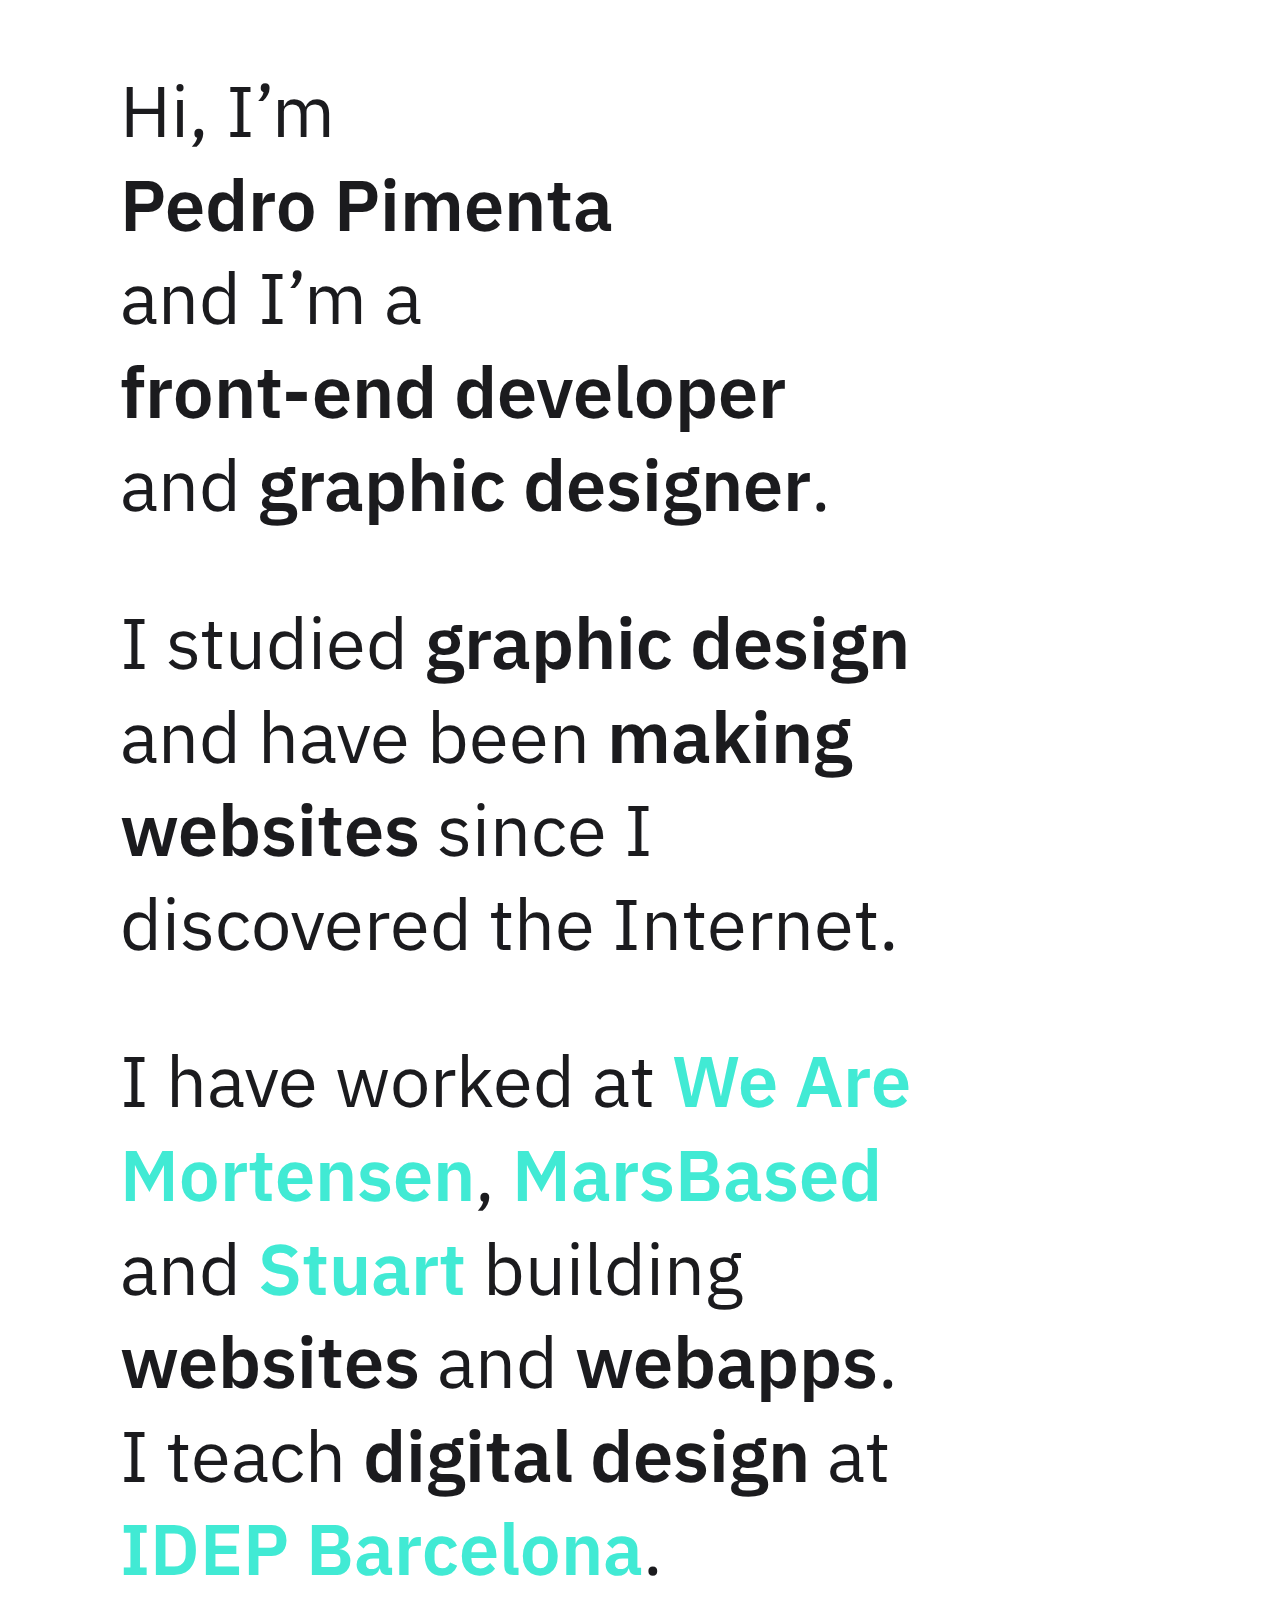
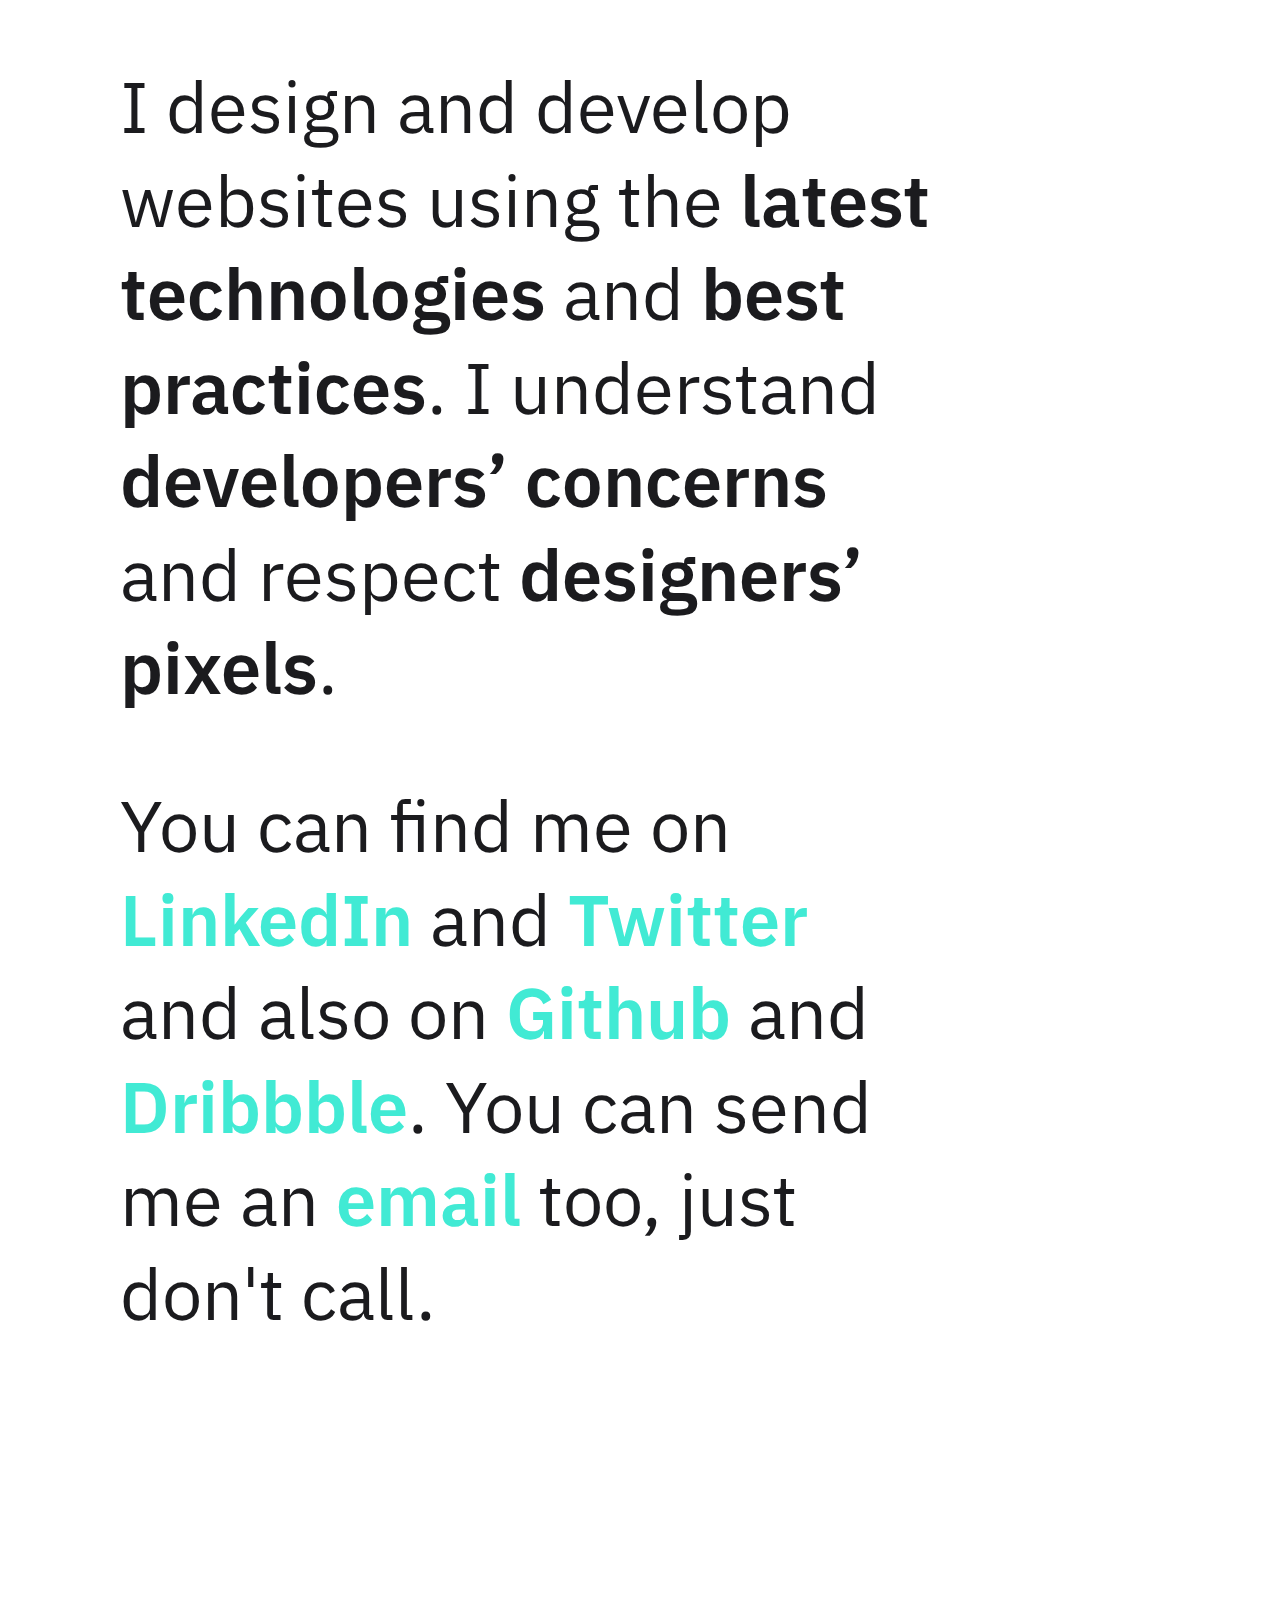
<file: index.html>
<!DOCTYPE html><html><head><meta charset="UTF-8"><meta name="viewport" content="width=device-width, initial-scale=1, minimal-ui"><meta name="apple-mobile-web-app-capable" content="yes"><meta name="apple-mobile-web-app-status-bar-style" content="red"><title>Pedro Pimenta</title><link href="https://fonts.googleapis.com/css?family=IBM+Plex+Sans:400,600" rel="stylesheet"><link href="/assets/css/main.css" rel="stylesheet" type="text/css"></head><body><div class="content"><p class='intro'><span>Hi, I’m</span> <span><strong>Pedro Pimenta</strong></span> <span>and I’m a</span> <span><strong>front-end developer</strong></span> <span>and <strong>graphic designer</strong>.</span></p><p>I studied <strong>graphic design</strong> and have been <strong>making websites</strong> since I discovered the Internet.</p>
<p>I have worked at <a href="https://mortensen.cat">We Are Mortensen</a>, <a href="https://marsbased.com">MarsBased</a> and <a href="https://stuart.com">Stuart</a> building <strong>websites</strong> and <strong>webapps</strong>.
I teach <strong>digital design</strong> at <a href="http://idep.es">IDEP Barcelona</a>.</p>
<p>I design and develop websites using the <strong>latest technologies</strong> and <strong>best practices</strong>.
I understand <strong>developers’ concerns</strong> and respect <strong>designers’ pixels</strong>.</p>
<p>You can find me on <a href="https://www.linkedin.com/in/pedrogpimenta/">LinkedIn</a> and <a href="https://www.twitter.com/pedrogpimenta">Twitter</a> and also on <a href="https://github.com/pedrogpimenta">Github</a> and <a href="https://dribbble.com/pedrogpimenta">Dribbble</a>. You can send me an <a href="mailto:pedro@pimenta.co">email</a> too, just don't call.</p>
</div></body></html>
</file>
<file: assets/css/main.css>
.visuallyhidden{clip:rect(1px 1px 1px 1px);clip:rect(1px,1px,1px,1px);-webkit-clip-path:polygon(0 0,0 0,0 0,0 0);clip-path:polygon(0 0,0 0,0 0,0 0);position:absolute!important;height:1px;width:1px;overflow:hidden}body,button,html,input,select,textarea{color:#1b1b1e;font-size:16px;font-family:"IBM Plex Sans";font-weight:400;line-height:1.3}*{box-sizing:border-box}body{padding:0;-webkit-font-smoothing:antialiased;-moz-osx-font-smoothing:grayscale;overflow-x:hidden;overflow-y:scroll}img{max-width:100%}body,p{margin:0}a,strong{font-weight:600;color:#1b1b1e}a{text-decoration:none;color:#41ead4;transition:color .5s ease-out}a:hover{transition:color .08s ease-out;color:#1b1b1e}.content{margin:4rem 5vw 8rem;font-size:24px;max-width:820px}.content p{margin:4rem 0}.intro span{display:block}@media (min-width:300px){.content{font-size:9vw}}@media (min-width:800px){.content{margin-right:100px;margin-bottom:20rem;font-size:60px}}@media (min-width:880px){.content{margin-left:80px;margin-right:120px;font-size:66px}}@media (min-width:1030px){.content{margin-left:120px;margin-right:120px;font-size:72px}}
</file>
